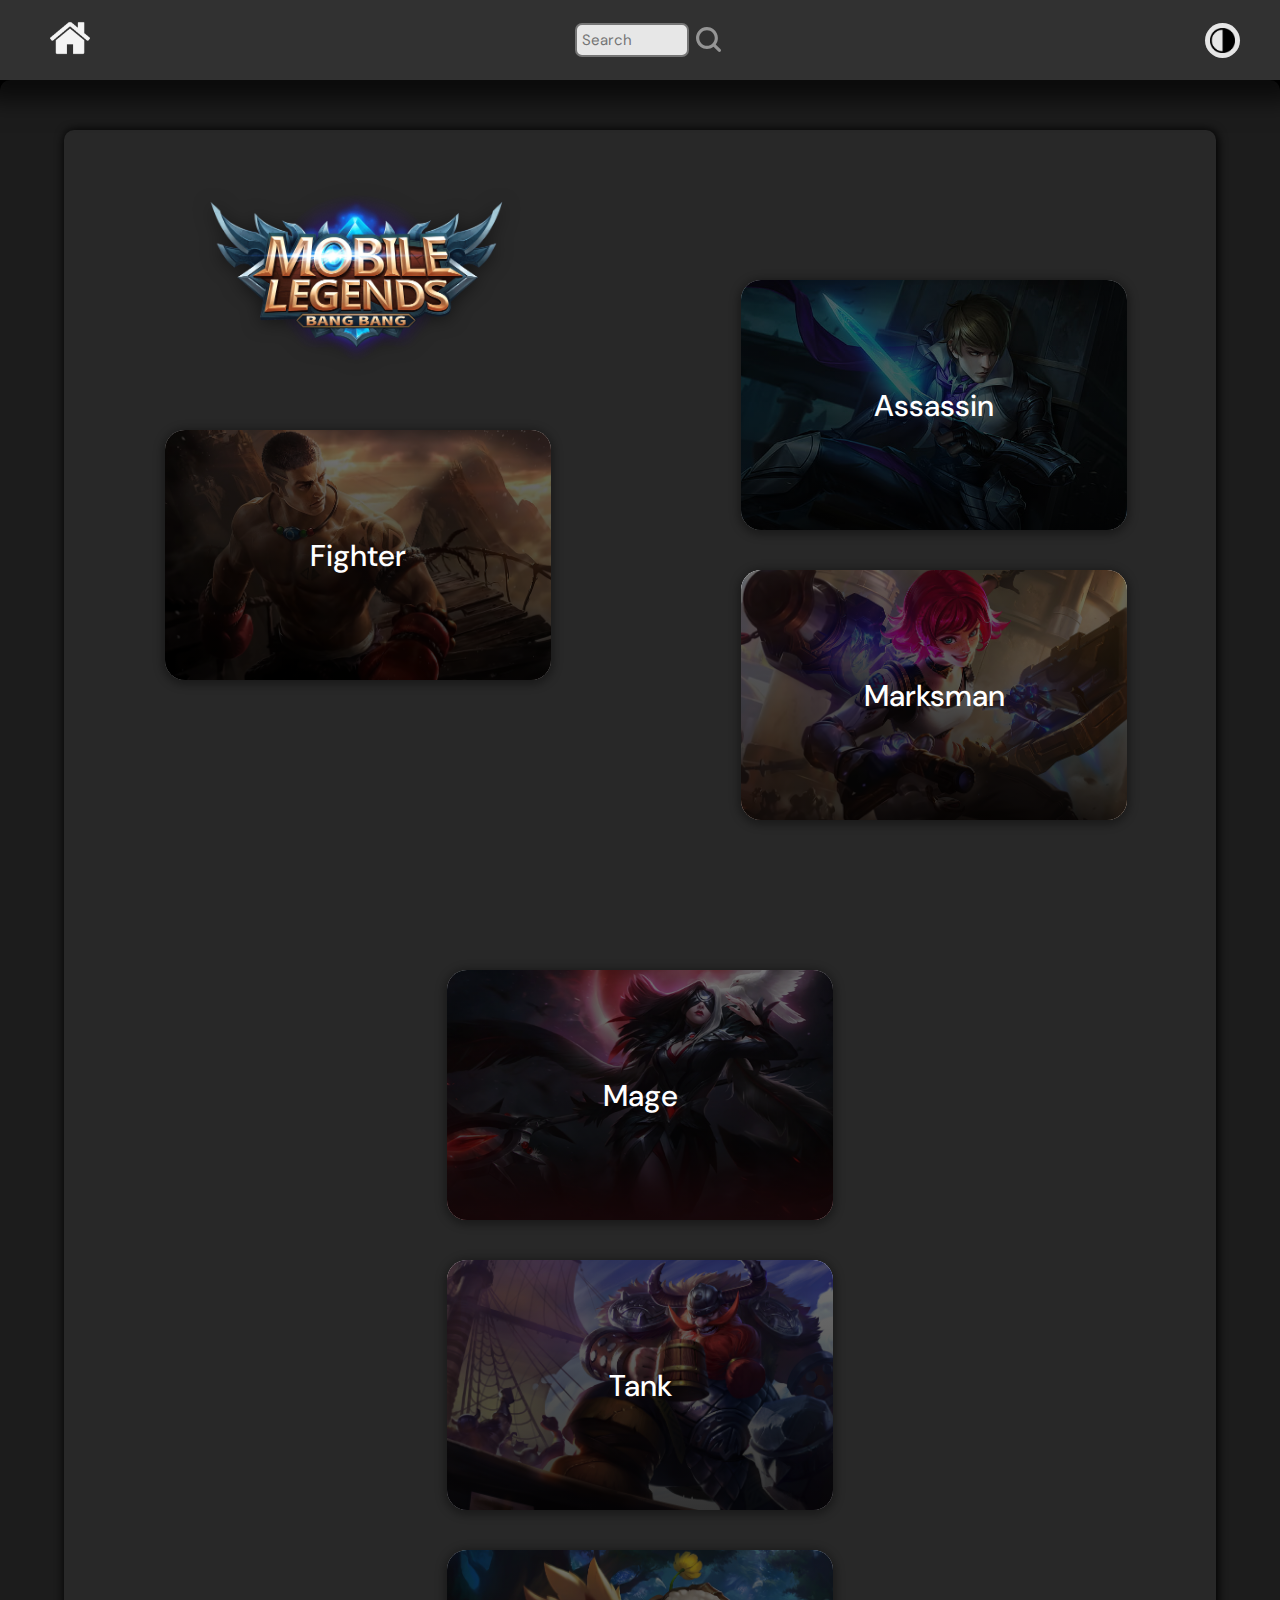
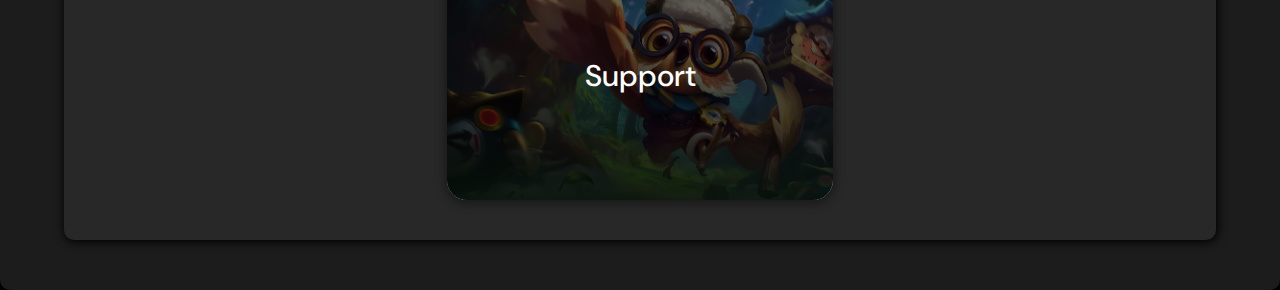
<file: page-1/index.html>
<!DOCTYPE html>
<html>
  <head>
    <title>MLBB info</title>
    <link rel="icon" type="image/x-icon" href="../logos/main_logo.png">
    <link rel="stylesheet" type="text/css" href="./general.css">
    <link rel="stylesheet" type="text/css" href="./nav-bar.css">
    <link rel="stylesheet" type="text/css" href="./main.css">
    
    
    <link rel="preconnect" href="https://fonts.googleapis.com">
    <link rel="preconnect" href="https://fonts.gstatic.com" crossorigin>
    <link href="https://fonts.googleapis.com/css2?family=DM+Sans:wght@400;500;700&display=swap" rel="stylesheet">
    <meta name="viewport" content="width=device-width, initial-scale=1.0">

  </head>
  <body class="dark-mode">
    <nav class="nav-bar">
      <a class="home" href="./index.html"><img src="../logos/home.png"></a>
      <div class="search">
        <input class="search-bar js-search-bar" type="text" placeholder="Search">
       <a href="../page-3/heros.html" onclick="saveSearch()"><img class="search-logo" src="../logos/search.svg"></a> 
      </div>
      <div class="toggle">
        <button class="toggle-button">
          <img src="../logos/toggle.png">
        </button>
      </div>
    </nav>
    <div class="container">
      
      <div class="base-container">
        <div class="element-container">
          
          <div class="first-col">
            <div class="imgBlock"><img class="logo" src="../logos/main_logo.png"></div>
            <button class="hero" onclick="window.location.href='../page-2/heros-selection.html'; selectedRole('Fighter')">
              <span>Fighter</span>
              <div class="box"></div>
              <img class="fighter-img" src="../icons/paquito-mobile-legends.jpg" >           
            </button>
          </div>
          <div class="second-col">
            <button class="hero" onclick="window.location.href='../page-2/heros-selection.html'; selectedRole('Assassin')">
              <span>Assassin</span>
              <div class="box"></div>
              <img class="assassin-img" src="../icons/gusion.jpg" >
            </button>
            <button class="hero" onclick="window.location.href='../page-2/heros-selection.html'; selectedRole('Marksman')">
              <span>Marksman</span>
              <div class="box"></div>
              <img class="marksman-img" src="../icons/beatrix.jpg" >
            </button>
          </div>
          <div class="third-col">
            <button class="hero" onclick="window.location.href='../page-2/heros-selection.html'; selectedRole('Mage')">
              <span>Mage</span>
              <div class="box"></div>
              <img class="mage-img" src="../icons/Pharsa.webp" >
            </button>
            <button class="hero" onclick="window.location.href='../page-2/heros-selection.html'; selectedRole('Tank')">
              <span>Tank</span>
              <div class="box"></div>
              <img class="tank-img" src="../icons/franco.jpg" >
            </button>
            <button class="hero" onclick="window.location.href='../page-2/heros-selection.html'; selectedRole('Support')">
              <span>Support</span>
              <div class="box"></div>
              <img class="support-img" src="../icons/diggie.jpg" >
            </button>
          </div>
        </div>
      </div>
    </div>
  </body>
  <script src="../js/toggle.js"></script>
  <script src="./index.js"></script>
  
</html>
</file>
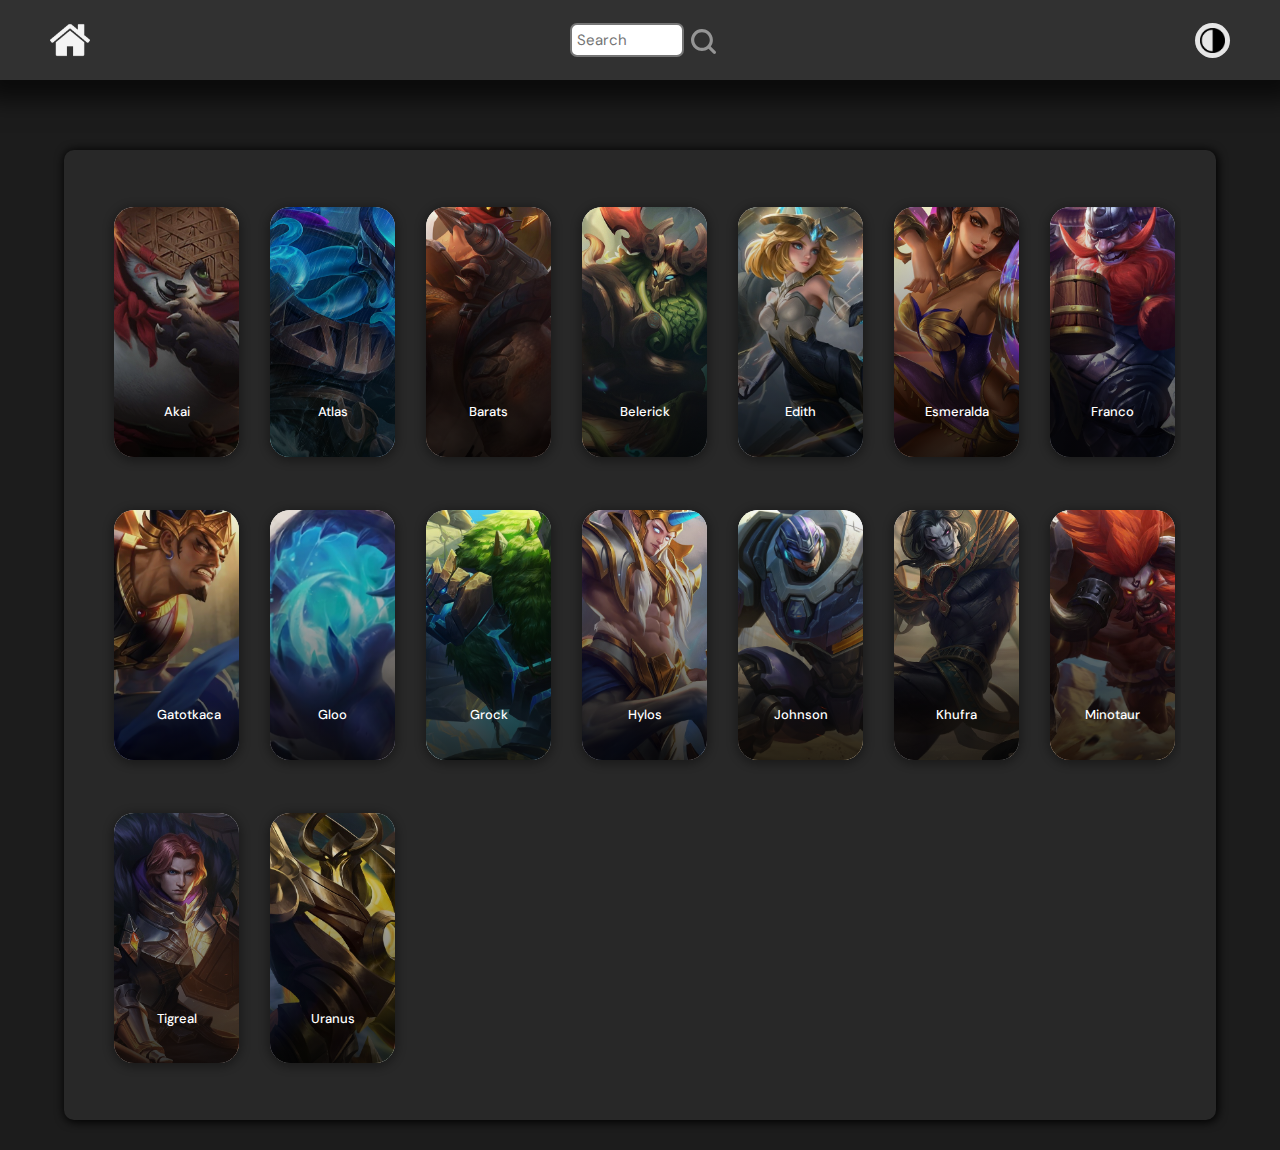
<file: page-2/heros-selection.html>
<!DOCTYPE html>
<html>
  <head>
    <title>MLBB info</title>
    <link rel="icon" type="image/x-icon" href="../logos/main_logo.png">
    <link rel="stylesheet" type="text/css" href="./general.css">
    <link rel="stylesheet" type="text/css" href="./nav-bar.css">
    <link rel="stylesheet" type="text/css" href="./heros.css">
    <link rel="preconnect" href="https://fonts.googleapis.com">
    <link rel="preconnect" href="https://fonts.gstatic.com" crossorigin>
    <link href="https://fonts.googleapis.com/css2?family=DM+Sans:wght@400;500;700&display=swap" rel="stylesheet">
    <meta name="viewport" content="width=device-width, initial-scale=1.0">
    
  </head>

  <body class="dark-mode">
    <nav class="nav-bar">
      <a class="home" href="../page-1/index.html"><img src="../logos/home.png"></a>
      <div class="search">
        <input class="search-bar" type="text" placeholder="Search">
       <a href="../page-3/heros.html" onclick="saveSearch()"><img class="search-logo" src="../logos/search.svg"></a> 
      </div>
      <div class="toggle">
        <button class="toggle-button"><img src="../logos/toggle.png"></button>
      </div>
    </nav>
    <div class="container">
      <div class="role-container">
        <div class="role-button-container js-button">
        </div>
      </div>
    </div>
  </body>
  
  <script src="./JavaScript/data.js"></script>
  <script src="./JavaScript/heros.js"></script>
  <script src="../page-1/index.js"></script>
  <script src="../js/toggle.js"></script>
</html>
</file>
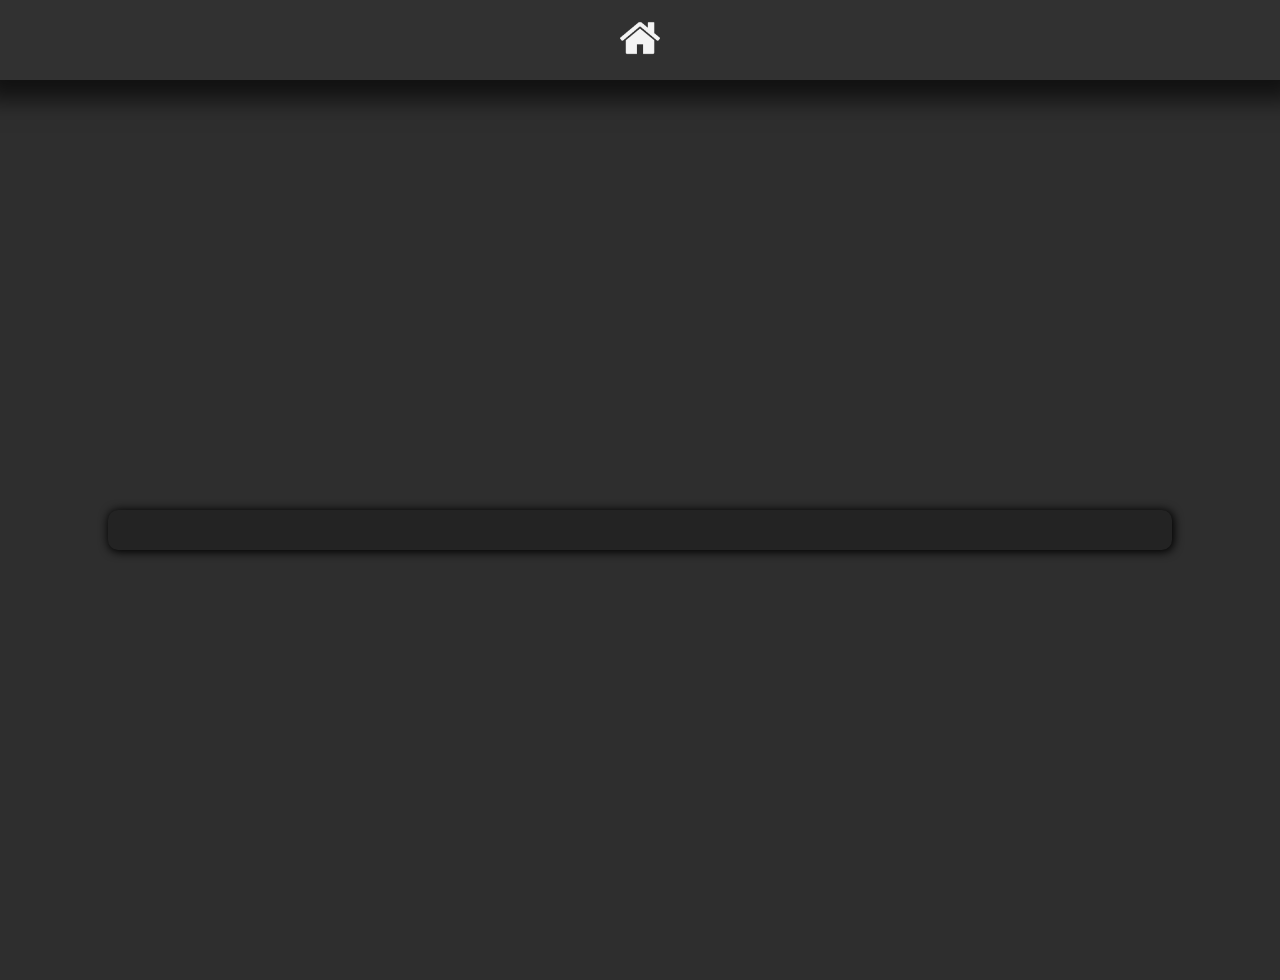
<file: page-3/heros.html>
<!DOCTYPE html>
<html>
  <head>
    <title>MLBB info</title>
    <link rel="stylesheet" type="text/css" href="./general.css">
    <link rel="stylesheet" type="text/css" href="./nav-bar.css">
    <link rel="stylesheet" type="text/css" href="./main.css">
    <link rel="preconnect" href="https://fonts.googleapis.com">
    <link rel="preconnect" href="https://fonts.gstatic.com" crossorigin>
    <link href="https://fonts.googleapis.com/css2?family=DM+Sans:wght@400;500;700&display=swap" rel="stylesheet">
    <meta name="viewport" content="width=device-width, initial-scale=1.0">
  </head>

  <body class="scale">
    <nav class="nav-bar">
      <a class="home" href="../page-1/index.html"><img src="../logos/home.png"></a>
      
    </nav>
    <div class="container">
      <div class="info-container">
        <div class="main js-info-container">

        </div>
      </div>
    </div>
  </body>
  <script src="./scripts/hero-data.js"></script>
  <script src="./scripts/hero-gen.js"></script>
  <script src=".././page-1/index.js"></script>
  <script src="../page-2/JavaScript/data.js"></script>
  <script src="../page-2/JavaScript/heros.js"></script>
  
</html>
</file>
<file: page-1/general.css>
html, body {
  margin: 0;
  padding: 0;
  height: auto;
  background-color: black;
  overflow: hidden;
  overflow-y: auto;
}
</file>
<file: page-1/nav-bar.css>
.nav-bar {
  position: fixed;
  height: 80px;
  width: 100%;
  background-color: #313131;
  box-shadow: 0px 4px 22px 16px rgba(0, 0, 0, 0.632);
  z-index: 10;
  display: flex;
  justify-content: space-between;
  align-items: center;
  overflow: hidden;
}


.home {
  text-decoration: none;
  margin-left: 50px;
  
}

.home img {
  
  width: 40px;
  height: auto;
  filter: invert(80%) sepia(110%) saturate(0%) hue-rotate(0deg) brightness(100%) contrast(100%);
}

.search {
  display: flex;
  align-items: center;
  justify-content: center;
}

.search-logo {
  width: 25px;
  margin-left: 5px;
  filter: invert(48%) sepia(110%) saturate(0%) hue-rotate(0deg) brightness(100%) contrast(100%);
  margin-top: 3px;
  margin-left: 7px;
}

.search-logo:active {
  opacity: 50%;
}

.search-bar {
  opacity: 1;
  width: 100px;
  border-style: solid;
  border-width: 2px;
  padding: 5px;
  border-radius: 7px;
  background-color: #e7e7e7;
  color: #000000;
  font-family: 'DM sans', sans-serif;
  font-size: 15px;
  transition: 0.7s;
  opacity: 1;
}

.search-bar:hover {
  opacity: 1;
  transition: 0.7s;
  width: 150px;
}

.toggle-button  {
  margin-right: 40px;
  background-color: #ffffffe0;
  border-width: 0;
  outline: 0;
  border-radius: 50px;
  width: 35px;
  height: 35px;
  box-shadow: 0px 0px 0px 0px rgba(0, 0, 0, 0);
}

.toggle-button img{
  width: 25px;
}

.toggle-button:hover {
  box-shadow: 0px 4px 15px 0px rgba(0, 0, 0, 0.418);
}


.dark-mode .nav-bar,
.dark-mode .home,
.dark-mode .element-container {
    background-color: #313131;
    color: #AFAFAF;
}

.dark-mode .element-container {
    background-color: #282828; 
}

.light-mode .nav-bar,
.light-mode .element-container {
    background-color: #d2d1d1;
    color: black; 
    font-weight: 500; 
}

.light-mode .home {
  background-color: #ffffff00;
  color: #000000;
}

.light-mode .home img,
.light-mode .search-logo {
  filter: invert(0%) sepia(110%) saturate(0%) hue-rotate(0deg) brightness(100%) contrast(100%);
}

.light-mode .search-bar, .light-mode input::placeholder 
{
  color: #ffffffba;
  background-color: #000000db;
}
</file>
<file: page-1/main.css>
.container {
  position: relative;
  margin-top: 80px;
  width: 100%;
  height: 100%;
  min-height: 100vh;
  background-color: rgb(0, 0, 0);
  z-index: 0;
  overflow: hidden;
  display: flex;
  justify-content: center;
  align-items: center;
}


.base-container {
  z-index: 1;
  width: 100%;
  height: 100%;
  
  border-radius: 10px;
  background-color: rgba(255, 255, 255, 0.11);
  overflow: auto;
  overflow: hidden;
  display: flex;
  justify-content: center;
  align-items: center;
}

.element-container {
  
  margin: 30px;
  z-index: 1;
  width: 90%;
  height: 100%;
  margin: 50px;
  
  border-radius: 10px;
  background-color: #282828;
  
  overflow: auto;
  box-shadow: 1px 1px 10px 1px rgba(0, 0, 0, 1.3);
  display: flex;
  flex-direction: row;
  justify-content: space-around;
  align-items: center;
  flex-wrap: wrap;
  padding-top: 20px;
  padding-bottom: 20px;
  
}




.first-col {
  display: flex;
  flex-direction: column;
  flex-wrap: wrap;
  justify-content: center;
  align-items: center;
  margin-bottom: 250px;
}

.imgBlock {
  
  margin: 0;
  padding: 0;
  width: 450px;
  height: 260px;
  top: 90px;
  left: 90px;
  
}

.logo {
  filter: drop-shadow(0px 2px 9px rgba(0, 0, 0, 0.5));
}

.imgBlock img {
  
  width: 450px;
  height: auto;
  top: 40px;
  left: 40px;
  margin: 0;
  padding: 0;
  
}

.second-col {
  display: flex;
  flex-direction: column;
  flex-wrap: wrap;
  justify-content: center;
  align-items: center;
}

.third-col {
  display: flex;
  flex-direction: column;
  flex-wrap: wrap;
  justify-content: center;
  align-items: center;
 
}

button {
  font-family: 'DM sans',sans-serif;
  color: white;
  font-weight: 500;
  font-size: 30px;
  overflow: hidden;
  display: flex;
  justify-content: center;
  align-items: center;
  border: 0;
  border-width: 0;
  outline: 0;
  box-shadow: 0px 2px 9px 3px rgba(0, 0, 0, 0.345);
}

button:hover {
  transform: scale(1.01);
  box-shadow: 0px 4px 22px 8px rgba(0, 0, 0, 0.418);
}

button:active {
  opacity: 50%;
}

.box {
  position: absolute;
  display: flex;
  justify-content: end;
  align-items: end;
  background-color: black;
  
  border-radius: 20px;
  width: 386px;
  height: 250px;
  opacity: 80%;
  background: linear-gradient(to bottom, #000000ad, #000000);
  z-index: 0;
  overflow: hidden;
}

.hero img {
  width: 450px;
  height: 260px;
  object-fit: cover;
  overflow: hidden;
  
}
.hero {
  padding: 0;
  width: 386px;
  height: 250px;
  border-radius: 20px;
  margin: 20px;
}

span {
  z-index: 4;
  position: absolute;
}


@media only screen and (min-width: 768px) and (max-width: 1199px) {
  .imgBlock {
    display: flex;
    flex-direction: column;
    flex-wrap: wrap;
    justify-content: center;
    align-items: center;
  }
  
  .imgBlock img{
      width: 300px;
      height: 180px;

  }

  .first-col {

    margin-bottom: 0;
  }

  .hero {
      width: 320px;
      height: 200px;
  }

  .box {
      width: 320px;
      height: 200px;
  }

  button {
      font-size: 25px;
  }
}

@media only screen and (min-width: 480px) and (max-width: 767px) {
  .imgBlock {
    display: flex;
  flex-direction: column;
  flex-wrap: wrap;
  justify-content: center;
  align-items: center;
  width: 300px;
  }
  
  .imgBlock img{
      width: 300px;
      height: 180px;
  }

  .first-col {
    margin-bottom: 0;
  }

  .hero {
      width: 280px;
      height: 180px;
  }

  .box {
      width: 280px;
      height: 180px;
  }

  button {
      font-size: 20px;
  }
}

/* For devices with a width between 320px and 479px (small smartphones) */
@media only screen and (min-width: 320px) and (max-width: 479px) {
  .imgBlock {
    margin-left: 0;
    padding: 0;
    width: 250px;
    height: auto;
    top: 90px;
    left: 90px;
    
  }
  
  .imgBlock img{
      width: 250px;
      height: auto;
      margin: 0;
      padding: 0;
      
  }

  .first-col {
    display: flex;
    flex-direction: column;
    flex-wrap: wrap;
    justify-content: center;
    align-items: center;
    margin-bottom: 0;
  }

  .home{
    font-size: 20px;
    margin-left: 15px;
  }

  .toggle-button {
    margin-right: 15px;
    width: 30px;
    height: 30px;
  }

  .hero {
      width: 220px;
      height: 140px;
  }

  .box {
      width: 220px;
      height: 140px;
  }

  button {
      font-size: 18px;
  }
}

/* For devices with a width less than 320px (extra small smartphones) */
@media only screen and (max-width: 319px) 
{
  .imgBlock {
    margin-left: 0;
    padding: 0;
    width: 210px;
    height: auto;
    top: 90px;
    left: 90px;
    
  }
  
  .imgBlock img{
      width: 210px;
      height: auto;
      margin: 0;
      padding: 0;
      
  }

  .first-col {
    display: flex;
    flex-direction: column;
    flex-wrap: wrap;
    justify-content: center;
    align-items: center;
    margin-bottom: 0;
  }

  .home{
    font-size: 20px;
    margin-left: 15px;
  }

  .toggle-button {
    margin-right: 15px;
    width: 30px;
    height: 30px;
  }

  .hero {
      width: 150px;
      height: 140px;
  }

  .box {
      width: 150px;
      height: 140px;
  }

  button {
      font-size: 18px;
  }
}
</file>
<file: page-2/general.css>
html, body {
  margin: 0;
  padding: 0;
  height: auto;
  background-color: black;
  overflow: hidden;
  overflow-y: auto;
}

.container {
  position: relative;
  margin-top: 80px;
  width: 100%;
  height: 100%;
  min-height: 100vh;
  background-color: rgba(255, 255, 255, 0.11);
  display: flex;
  justify-content: center;
  align-items: center;
  z-index: 0;
}

.role-container {
  position: relative;
  z-index: 1;
  width: 80%;
  height: 100%;
  margin-top: 70px;
  margin-bottom: 30px;
  border-radius: 10px;
  background-color: rgba(255, 255, 255, 0.11);
  display: flex;
  justify-content: center;
  align-items: center;
  flex-wrap: wrap;
  overflow: auto;
  box-shadow: 1px 1px 10px 1px rgba(0, 0, 0, 1.3);
}
</file>
<file: page-2/nav-bar.css>
.nav-bar {
  position: fixed;
  height: 80px;
  width: 100%;
  background-color: #313131;
  box-shadow: 0px 4px 22px 16px rgba(0, 0, 0, 0.632);
  z-index: 10;
  display: flex;
  justify-content: space-between;
  align-items: center;
  overflow: hidden;
}

.home {
  text-decoration: none;
  margin-left: 50px;
  
}

.home img {
  
  width: 40px;
  height: auto;
  filter: invert(80%) sepia(110%) saturate(0%) hue-rotate(0deg) brightness(100%) contrast(100%);
}

.search {
  display: flex;
  align-items: center;
  justify-content: center;
  
}

.search-logo {
  width: 25px;
  margin-left: 5px;
  filter: invert(48%) sepia(110%) saturate(0%) hue-rotate(0deg) brightness(100%) contrast(100%);
  margin-top: 3px;
  margin-left: 7px;
}

.search-logo:active {
  opacity: 50%;
}

.search-bar {
  opacity: 1;
  width: 100px;
  border-style: solid;
  border-width: 2px;
  padding: 5px;
  border-radius: 7px;
  color: #000000;
  font-family: 'DM sans', sans-serif;
  font-size: 15px;
  transition: 1.7s;
  opacity: 1;
}

.search-bar:hover {
  opacity: 1;
  transition: 0.5s;
  width: 150px;
}

.toggle-button  {
  margin-right: 50px;
  background-color: #ffffffe0;
  border-width: 0;
  outline: 0;
  border-radius: 50px;
  width: 35px;
  height: 35px;
  box-shadow: 0px 0px 0px 0px rgba(0, 0, 0, 0);
}

.toggle-button img{
  width: 25px;
}

.toggle-button:hover {
  box-shadow: 0px 4px 15px 0px rgba(0, 0, 0, 0.418);
}


.dark-mode .nav-bar,
.dark-mode .home,
.dark-mode .role-container {
    background-color: #313131;
    color: #AFAFAF;
}

.dark-mode .role-container {
    background-color: #282828; 
}

.light-mode .nav-bar,
.light-mode .role-container {
    background-color: #d2d1d1;
    color: black; 
    font-weight: 500; 
}

.light-mode .home {
  background-color: #ffffff00;
  color: #000000;
}


.light-mode .home img,
.light-mode .search-logo {
  filter: invert(0%) sepia(110%) saturate(0%) hue-rotate(0deg) brightness(100%) contrast(100%);
}

.light-mode .search-bar, .light-mode input::placeholder 
{
  color: #ffffffba;
  background-color: #000000db;
}


@media only screen and (min-width: 480px) and (max-width: 767px) {
 

  .hero {
      width: 280px;
      height: 180px;
  }

}

/* For devices with a width between 320px and 479px (small smartphones) */
@media only screen and (min-width: 320px) and (max-width: 479px) {
  
  .home{
    font-size: 20px;
    margin-left: 15px;
  }

  .toggle-button {
    margin-right: 15px;
    width: 30px;
    height: 30px;
  }

  
}

/* For devices with a width less than 320px (extra small smartphones) */
@media only screen and (max-width: 319px) 
{
  

  .home{
    font-size: 20px;
    margin-left: 15px;
  }

  .toggle-button {
    margin-right: 15px;
    width: 30px;
    height: 30px;
  }

  
}
</file>
<file: page-2/heros.css>
.role-button-container {
  margin-top: 35px;
  margin-left: 35px;
  margin-right: 35px;
  margin-bottom: 35px;
  padding: 15px;
  width: 100%;
  min-height: 100vh;
  display: grid;
  grid-template-columns: repeat(auto-fit, minmax(150px, 1fr));
  gap: 40px;
  justify-content: center;
  align-items: center;

  box-sizing: border-box;
  overflow: auto;
  
}


button {
  display: flex;
  justify-content: center;
  align-items: center;
  padding: 0;
  margin: 0;
  outline: 0;
  border-width: 0;

  border-radius: 20px;
  width: 150px;
  height: 350px;
  overflow: hidden;
  box-shadow: 0px 2px 9px 3px rgba(0, 0, 0, 0.3);
}

img {
  display: flex;
  justify-content: flex-end;
  align-items: center;
  object-fit: cover;
  border: none;
  width: 200px;
  height: auto;
}

button:hover {
  transform: scale(1.01);
  box-shadow: 0px 2px 9px 3px rgba(0, 0, 0, .6);
}

.Gatotkaca {
  justify-content: flex-end;
  
  
}
.Gatotkaca span {
  padding-right: 18px;
}

.Carmilla {
  justify-content: flex-end;
}

.Carmilla span {
  padding-right: 28px;
}

.Kaja {
  justify-content: flex-start;
}

.Kaja span {
  padding-left: 53px;
}

.Lolita {
  justify-content: flex-end;
}

.Lolita span {
  padding-right: 40px;
}

.Mathilda {
  justify-content: flex-start;
}

.Mathilda span {
  padding-left: 32px;
}

.Hanabi img{
  width: 250px;
}

.Ixia {
  justify-content: flex-start;
   
}

.Ixia span {
  padding-left: 55px;
}

.Kimmy {
  justify-content: flex-start;
   
}

.Kimmy span {
  padding-left: 40px;
}

.Miya {
  justify-content: flex-start;
   
}

.Miya span {
  padding-left: 50px;
}

.Kagura img{
  width: 250px;
}

.Odette img{
  width: 250px;
}

.Kadita {
  justify-content: flex-start;
  
  
}
.Kadita span {
  padding-left: 41px;
}

.Popol_and_Kupa span {
  width: 100px;
  margin-top: 260px;
  font-size: 15px;
  justify-content: center;
}

.Alpha {
  justify-content: flex-start;
  
  
}
.Alpha span {
  padding-left: 45px;
}

.Julian {
  justify-content: flex-start;
  
  
}
.Julian span {
  padding-left: 43px;
}

.Ruby {
  justify-content: flex-end;
  
  
}
.Ruby span {
  padding-right: 44px;
}

.Paquito {
  justify-content: flex-start;
  
  
}
.Paquito span {
  padding-left: 37px;
}

.Zilong img {
  width: 220px;
}

.Natalia {
  justify-content: flex-start;
}

.Natalia span {
  padding-left: 37px;
}

.Selena {
  justify-content: end;
}

.Selena span {
  padding-right: 36px;
}

.Hanzo {
  justify-content: flex-start;
}

.Hanzo span {
  padding-left: 44px;
}

.Helcurt {
  justify-content: flex-start;
}

.Helcurt span {
  padding-left: 35px;
}

.Yu_Zhong img {
  width: 220px;
}

.box {
  position: absolute;
  display: flex;
  justify-content: end;
  align-items: end;
  background-color: black;
  
  border-radius: 20px;
  width: 150px;
  height: 350px;
  opacity: 80%;
  background: linear-gradient(to bottom, #00336607, #000000);
  z-index: 0;
  overflow: hidden;
}

.text {
  position: absolute;
  display: flex;
  justify-content: end;
  align-items: end;
  font-family: 'DM sans', sans-serif;
  font-size: 23px;
  font-weight: 500;
  color: white;
  z-index: 9;
  margin-top: 260px;
}



@media (max-width: 300px) {
  .role-button-container {
  padding: 15px;
  display: grid;
  grid-template-columns: repeat(auto-fit, minmax(100px, 1fr));
  }

  .role-container {
    width: 70%;
    height: 100%;
  }

  button {
    width: 110px;
    height: 40px;
    border-radius: 10px;
   }   

   .box {
    width: 110px;
    height: 40px;
    border-radius: 10px;
    opacity: 90%;
    background: black;
   }

   
   .Alpha span, .Ixia span,
   .Kimmy span, .Miya span,
   .Julian span, .Paquito span,
   .Hanzo span, .Kadita span,
   .Kaja span{
    margin-left: -10px;
   }

   .Popol_and_Kupa span{
    font-size: 10px;
    margin-top: 0;
   }

   .text {
    text-align: center;
    font-size: 15px;
    margin-top: 0px;
   }
}


@media (min-width: 300px) and (max-width: 857px) {
  .role-container {
      width: 90%;
  }
  
  .role-button-container {
    padding: 15px;
    display: grid;
    grid-template-columns: repeat(auto-fit, minmax(100px, 1fr));
  }
  button {
    width: 120px;
    height: 230px;
  }   

  .box {
    width: 120px;
    height: 230px;
  }

  .hero-name {
    align-items: start;
  }

  .hero-name span {
    margin-top: 185px;
  }

  .text {
    font-size: 13px;
    margin-top: 160px;
  }
}

@media (min-width: 857px) and (max-width: 1542px) {
  .role-container {
      width: 90%;
  }
  
  .role-button-container {
      padding: 15px;
      display: grid;
      grid-template-columns: repeat(auto-fit, minmax(100px, 1fr));
      }

   button {
    width: 125px;
    height: 250px;
   }   

   .box {
    width: 125px;
    height: 250px;
   }

   .text {
    font-size: 13px;
    margin-top: 160px;
   }
}

@media (min-width:857px) and (max-width: 1165px) {
  .role-container {
      width: 90%;
  }


  .role-button-container {
      padding: 15px;
      display: grid;
      grid-template-columns: repeat(auto-fit, minmax(100px, 1fr));
      }
}
</file>
<file: page-3/general.css>
html, body {
  margin: 0;
  padding: 0;
  height: auto;
  background-color: black;
  overflow: hidden;
  overflow-y: auto;
}

.container {
  position: relative;
  margin-top: 80px;
  width: 100%;
  height: 100%;
  min-height: 100vh;
  background-color: #2e2e2e;
  display: flex;
  justify-content: center;
  align-items: center;
  z-index: 0;
}

.info-container {
  
  padding: 20px;
  z-index: 1;
  width: 80%;
  height: 100%;
  margin-top: 30px;
  margin-bottom: 30px;
  border-radius: 10px;
  background-color: #232323;
  display: flex;
  justify-content: center;
  align-items: flex-start;
  flex-wrap: wrap;
  overflow: auto;
  box-shadow: 1px 1px 10px 1px rgba(0, 0, 0, 1.3);
}


.main {
  display: flex;
  justify-content: flex-start;
  align-items: flex-start;
  flex-wrap: wrap;
  height: auto;
  transform-origin: top;
}

@media (max-width: 400px) {
  
  .main{
    
    transform: scale(0.5); /* Scale down to 80% */
  }
}

@media (min-width: 400px) and (max-width: 857px) {
  
  .main {
    
    transform: scale(0.7); /* Scale down to 90% */
  }
}

@media (min-width: 857px) and (max-width: 1542px) {
  
  .main {
    transform: scale(1); /* Default scale */
  }
}
</file>
<file: page-3/nav-bar.css>
.nav-bar {
  position: fixed;
  height: 80px;
  width: 100%;
  background-color: #313131;
  box-shadow: 0px 4px 22px 16px rgba(0, 0, 0, 0.632);
  z-index: 10;
  display: flex;
  justify-content: center;
  align-items: center;
  overflow: hidden;
}

.home {
  text-decoration: none;
  margin-left: 0px;
  
}

.home img {
  
  width: 40px;
  height: auto;
  filter: invert(80%) sepia(110%) saturate(0%) hue-rotate(0deg) brightness(100%) contrast(100%);
}
</file>
<file: page-3/main.css>
.hero-top {
  display: flex;
  flex-direction: row;
  align-items: center;
}

.hero-bottom {
  display: flex;
  flex-wrap: wrap;
}

.hero-img {
  
  padding: 0;
  margin-top: 5px;
  margin-left:20px;
  margin-right: 20px;
  margin-top: 30px;
  margin-bottom: 30px;
  width: auto;
  height: 210px;
  border-radius: 15px;
  
  border-color: white;
  overflow: hidden;
  box-shadow: 1px 2px 9px 3px rgb(0, 0, 0);
  border-style: solid;
}

.hero-img img {
  
  width: 150px;
  height: 250px;
  object-fit: cover;
  
}

.hero-info {
  
  padding: 20px;
  color: white;
  font-family: 'DM sans', sans-serif;

  width: 90%;
}

.hero-title {
  font-size: 50px;
  font-weight: 600;
}

.Tank{
  font-size: 19px;
  color: rgb(177, 115, 2);
}

.ability {
  font-family: 'DM sans', sans-serif;
  font-weight: 500;
  color: white;
  font-size: 35px;
  margin-bottom: 20px;
  margin-left: 20px;
  padding: 0;
}


.bot-line {
  margin-left: 20px;
  margin-right: 20px;
}

.last-line {
  margin-top: 40px;
  margin-left: 20px;
  margin-right: 20px;
}

.text-passive {
 
  display: block;
  font-family: 'DM sans', sans-serif;
  font-weight: 400;
  color: #B8B8B8;
  font-size: 30px;
  margin-left: 20px;
  margin-bottom: 0px;
}

.passive-info-block {
  display: flex;
  flex-direction: row;
  align-items: center;
  
  margin-top: 0;
  margin-bottom: 50px; 
  overflow: hidden;
}

.passive-img {
  margin: 20px;
}

.passive-img img {
  width: 100px;
  height: 100px;
}

.passive-info-container {
  background-color: #ffffff0f;
  margin: 20px;
  border-radius: 15px;
  border-width: 1px;
  border-style: solid;
  border-color: rgba(255, 255, 255, 0.249);
  display: flex;
  align-items: center;
  flex-wrap: wrap;
  overflow: auto;
}

p {
  font-family: 'DM sans', sans-serif;
  color: white;
  padding-left: 20px;
  padding-right: 20px;
  margin: 10px;
}

.para {
  padding: 0;
  margin: 0;
}

.passive-name {
  font-size: 20px;
  font-weight: 700;
}

.buff {
  background-color: rgb(0, 174, 255);
  margin-left: 10px;
  font-size: 15px;
  padding:1px 6px;
  border-radius: 5px;
}

.buff:empty {
  display: none;
}

.AOE {
  background-color: #FFA800;
  margin-left: 10px;
  font-size: 15px;
  padding:1px 6px;
  border-radius: 5px;
}

.AOE:empty {
  display: none;
}


.CC {
  background-color: #FE5D5D;
  margin-left: 10px;
  font-size: 15px;
  padding:1px 6px;
  border-radius: 5px;
}

.CC:empty {
  display: none;
}


.Mobility {
  background-color: #D55FFF;
  margin-left: 10px;
  font-size: 15px;
  padding:1px 6px;
  border-radius: 5px;
}

.Mobility:empty {
  display: none;
}

.counter-container {
  margin-bottom: 30px;
}

.counters-text {
  font-size: 35px;
  font-weight: 500;
}

.weak-counters, .strong-counters{
  
  display: flex;
  justify-content: center;
  align-items: center;
  
  box-sizing: border-box;
  overflow: auto;
}

.wimg img {
  object-fit: cover;
  width: 100px;
  height: auto;
  overflow: hidden;
}

.wimg {
  
  width: 100px;
  height: 150px;
  border-radius: 15px;
  display: flex;
  justify-content: center;
  align-items: center;
  margin: 10px;
  overflow: hidden;
  opacity: 90%;
  z-index: 1;
 
}



.wtext {
  position: absolute;
  
  font-family: 'DM sans', sans-serif;
  font-weight: 900;
  font-size: 20px;
  font-weight: 500;
  color: rgb(255, 255, 255);
  z-index: 13;
  margin-top: 110px;
}



.shade {
  position: absolute;
  display: flex;
  justify-content: end;
  align-items: end;
  background-color: black;
  
  border-radius: 15px;
  width: 100px;
  height: 150px;
  opacity: 90%;
  background: linear-gradient(to bottom, #00336607, #000000);
  z-index: 11;
   overflow: hidden;
}

.weak-against-text, .strong-against-text {
  margin-top: 40px;
  font-size: 20px;
  font-weight: 600;
}

.weak-against-text {
  background-color: #fe5d5d7a;
  width: 220px;
  border-radius: 5px;
  margin-left: 30px;
}

.strong-against-text {
  background-color: #80fe5d7a;
  width: 220px;
  border-radius: 5px;
  margin-left: 30px;
}

.wdesc, .sdesc {
  margin-bottom: 20px;
}
</file>
